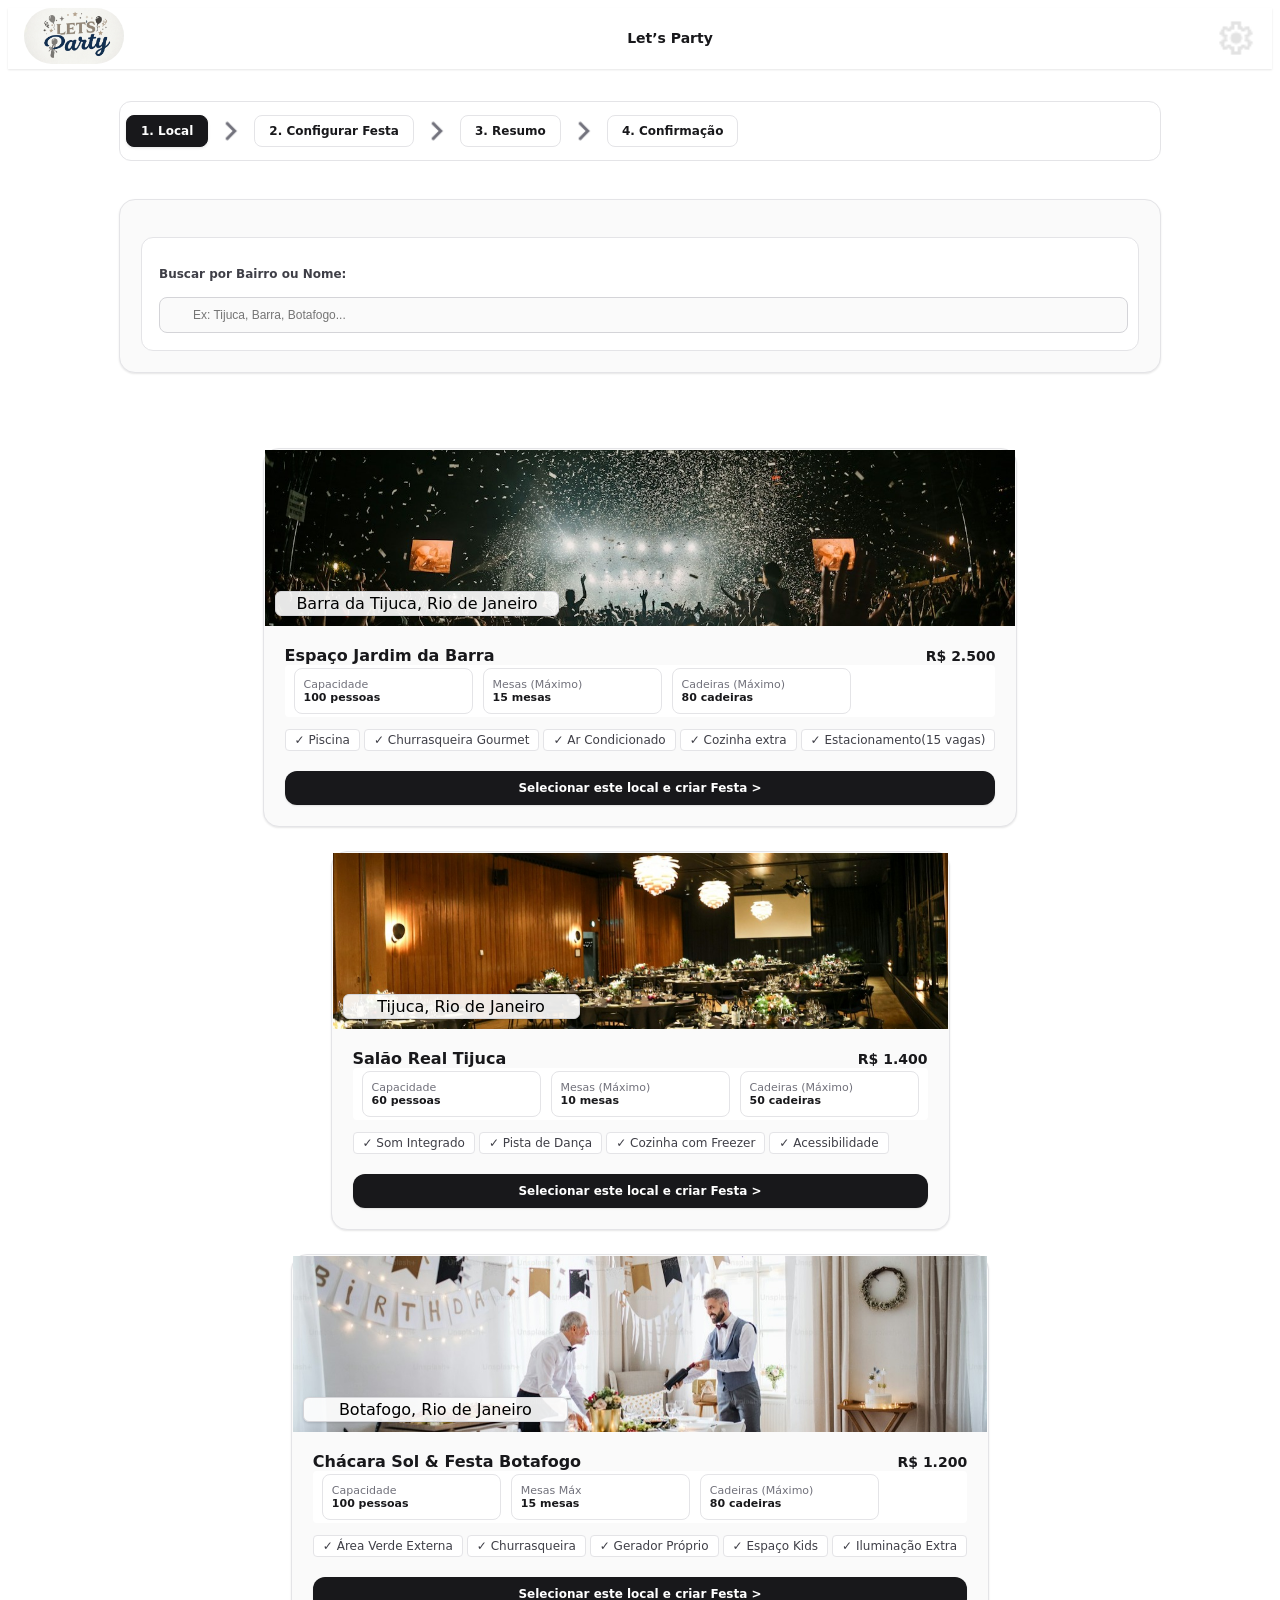
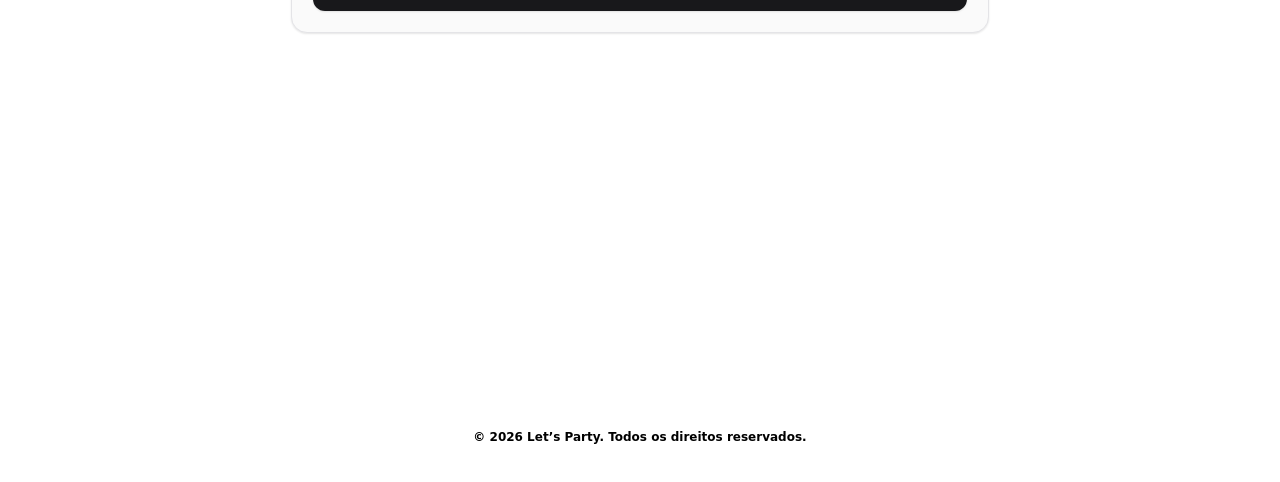
<file: index.html>
<!DOCTYPE html>
<html lang="en">
<head>
	<meta charset="UTF-8">
	<meta name="viewport" content="width=device-width, initial-scale=1.0">
	<link rel="stylesheet" href="css/style.css">
	<title>Let's Party </title>
</head>
<body>
<!-- Cabeçalho -->
<header>
	<nav>
		<div class="organizar_navbar">
			<a href="index.html">
				<img src="img/logo.jpg" class="logo">
			</a>
			<span class="texto_preto_negrito" >Let’s Party</span>
			<img src="img/config.png" class="img_config">
		</div>
	</nav>
</header>


<!-- Conteúdo principal -->
<main id="main_principal">
	<div class="container_caminho">
		<div class="caminho_ativo">
			<span class="textos_brancos" >1. Local</span>
		</div>
		<img src="img/seta.png" class="seta_img">
		<div class="caminho_inativo">
			<span class="texto_caminho_inativo"> 2. Configurar Festa </span>
		</div>
		<img src="img/seta.png" class="seta_img">
		<div class="caminho_inativo">
			<span class="texto_caminho_inativo"> 3. Resumo </span>
		</div>
		<img src="img/seta.png" class="seta_img">
							<div class="caminho_inativo">
			<span class="texto_caminho_inativo"> 4. Confirmação </span>
		</div>
	</div>
	<br><br>
	<!-- Campo de pesquisa -->
		<div class="container_busca">
			<div class="box_busca">
					<h3 class="texto_cinza" >Buscar por Bairro ou Nome: </h3>
					<input type="text" id="pesquisa" placeholder="Ex: Tijuca, Barra, Botafogo..." class="input" >
			</div>
		</div>
				
		<div class="container_eventos">
			<!-- Quando não tiver nenhum resultado da pesquisa -->
			<div id="aviso">
				<h1>Nenhum evento encontrado</h1>
			</div>

		<!-- Card 1 -->
		<div class="card local">
				<div class="img_evento">
					<div class="localidade">Barra da Tijuca, Rio de Janeiro</div>
				</div>
				<div class="card_conteudo">
					<div class="titulo_card">
						<span class="titulo"> Espaço Jardim da Barra </span>
						<span class="texto_preto_negrito"> R$ 2.500 </span>
					</div>
					<div class="estilo_dos_caracteristicas">
						<div class="card_caracteristicas">
							<span class="texto_caracteristicas"> Capacidade </span>													
							<span class="texto_qtd_caracteristicas" > 100 pessoas </span>
						</div>
						<div class="card_caracteristicas">
							<span class="texto_caracteristicas"> Mesas (Máximo) </span>
							<span class="texto_qtd_caracteristicas" > 15 mesas </span>
						</div>
						<div class="card_caracteristicas">
							<span class="texto_caracteristicas" > Cadeiras (Máximo) </span>
							<span class="texto_qtd_caracteristicas" > 80 cadeiras </span>
						</div>
					</div>
					<div class="container_servicos_extras">
						<div class="badge_serviços_inclusos">
							<span class="texto_cinza"> ✓ Piscina </span>
						</div>
						<div class="badge_serviços_inclusos">
							<span class="texto_cinza"> ✓ Churrasqueira Gourmet </span>
						</div>
						<div class="badge_serviços_inclusos">
							<span class="texto_cinza"> ✓ Ar Condicionado </span>
						</div>
						<div class="badge_serviços_inclusos">
							<span class="texto_cinza"> ✓ Cozinha extra </span>
						</div>
						<div class="badge_serviços_inclusos">
							<span class="texto_cinza"> ✓ Estacionamento(15 vagas)</span>
						</div>
					</div>
				</div>
			
			<a href="Evento.html" class="selecionar_evento" >
				<span class="textos_brancos"> <strong> Selecionar este local e criar Festa > </strong> </span>
			</a>
		</div>
		
		<!-- Card 2 -->
		<div class="card local">
				<!-- <img src="img/evento2.jpeg" class="img_evento"> -->
				<div class="img_evento" style="background-image: url(img/evento2.jpeg) !important;">
					<div class="localidade">Tijuca, Rio de Janeiro</div>
				</div>
				<div class="card_conteudo ">
					<div class="titulo_card">
						<span class="titulo" >Salão Real Tijuca </span>
						<span class="texto_preto_negrito"> R$ 1.400 </span>
					</div>
					<div class="estilo_dos_caracteristicas">
						<div class="card_caracteristicas">
								<span class="texto_caracteristicas"> Capacidade </span>
								<span class="texto_qtd_caracteristicas"> 60 pessoas </span>
						</div>
						<div class="card_caracteristicas">
								<span class="texto_caracteristicas"> Mesas (Máximo) </span>
								<span class="texto_qtd_caracteristicas"> 10 mesas </span>
						</div>
						<div class="card_caracteristicas">
							<span class="texto_caracteristicas"> 	Cadeiras (Máximo) </span>
							<span class="texto_qtd_caracteristicas"> 50 cadeiras </span>
						</div>
					</div>
					<div class="container_servicos_extras">
						<div class="badge_serviços_inclusos">
							<span class="texto_cinza"> ✓ Som Integrado </span>
						</div>
						<div class="badge_serviços_inclusos">
							<span class="texto_cinza"> ✓ Pista de Dança </span>
						</div>
						<div class="badge_serviços_inclusos">
							<span class="texto_cinza"> ✓ Cozinha com Freezer </span>
						</div>
						<div class="badge_serviços_inclusos">
							<span class="texto_cinza"> ✓ Acessibilidade </span>
						</div>
					</div>
				</div>
			<a href="#" class="selecionar_evento">
				<span class="textos_brancos"> Selecionar este local e criar Festa > </span>
			</a>
		</div>

		<!-- Card 3 -->
		<div class="card local">
				<!-- <img src="img/evento3.jpeg" class="img_evento"> -->
				<div class="img_evento" style="background-image: url(img/evento3.jpeg) !important;">
					<div class="localidade">Botafogo, Rio de Janeiro</div>
				</div>
				<div class="card_conteudo">
					<div class="titulo_card">
						<span class="titulo"> Chácara Sol &amp; Festa Botafogo </span>
						<span class="texto_preto_negrito"> R$ 1.200 </span>
					</div>
					<div class="estilo_dos_caracteristicas">
						<div class="card_caracteristicas">
							<span class="texto_caracteristicas"> Capacidade </span>
								<span class="texto_qtd_caracteristicas"> 100 pessoas </span>
						</div>
						<div class="card_caracteristicas">
							<span class="texto_caracteristicas"> Mesas Máx </span>
							<span class="texto_qtd_caracteristicas"> 15 mesas </span>
						</div>
						<div class="card_caracteristicas">
							<span class="texto_caracteristicas"> Cadeiras (Máximo) </span>
							<span class="texto_qtd_caracteristicas"> 80 cadeiras </span>
						</div>
					</div>
					<div class="container_servicos_extras">
						<div class="badge_serviços_inclusos">
							<span class="texto_cinza"> ✓ Área Verde Externa</span>
						</div>
						<div class="badge_serviços_inclusos">
							<span class="texto_cinza"> ✓ Churrasqueira </span>
						</div>
						<div class="badge_serviços_inclusos">
							<span class="texto_cinza"> ✓ Gerador Próprio </span>
						</div>
						<div class="badge_serviços_inclusos">
							<span class="texto_cinza"> ✓ Espaço Kids </span>
						</div>
						<div class="badge_serviços_inclusos">
							<span class="texto_cinza"> ✓ Iluminação Extra </span>
						</div>
					</div>
				</div>
			<a href="#" class="selecionar_evento">
				<span class="textos_brancos">Selecionar este local e criar Festa > </span>
			</a>
		</div>
	</div>
</main>

<!-- Rodapé -->
<footer>
	<span class="text-footer"> © 2026 Let’s Party. Todos os direitos reservados. </span>
</footer>

	<script src="style.js"></script>
</body>
</html>
</file>
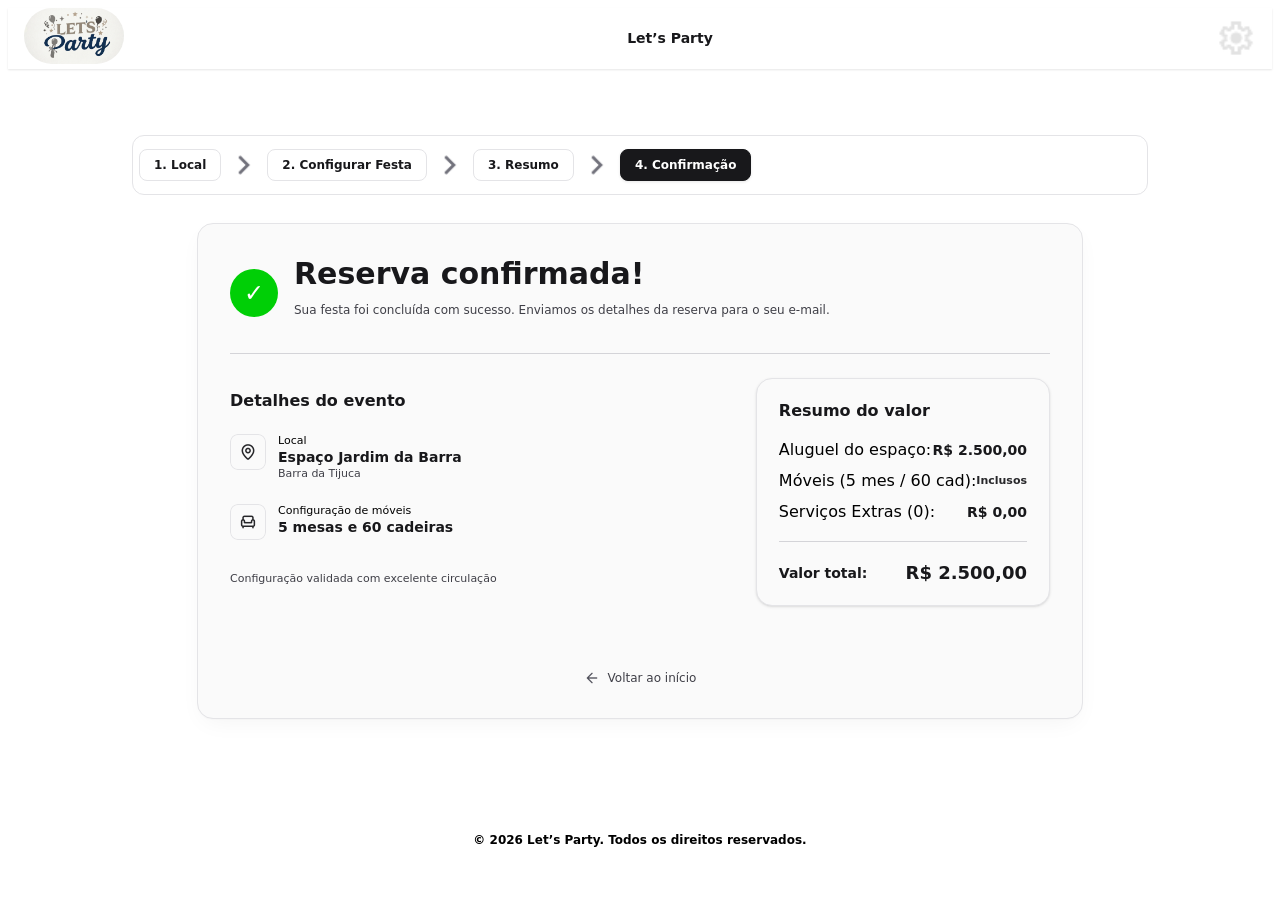
<file: Confirmacao.html>
<!DOCTYPE html>
<html lang="pt-BR">
<head>
	<meta charset="UTF-8">
	<meta name="viewport" content="width=device-width, initial-scale=1.0">
	<title>Confirmação - Let's Party</title>
	<link rel="stylesheet" href="css/style.css">
</head>
<body>

<!-- Cabeçalho -->
<header>
	<nav>
		<div class="organizar_navbar">
			<a href="index.html">
				<img src="img/logo.jpg" class="logo" alt="Let's Party">
			</a>
			<span class="texto_preto_negrito">Let’s Party</span>
			<img src="img/config.png" class="img_config" alt="Configurações">
		</div>
	</nav>
</header>

<div style="display:flex; flex-direction:column ; padding: 34px 124px 24px 124px; gap:28px;">
	<!-- Barra de Progresso -->
	<div class="container_caminho">
		<div class="caminho_inativo">
			<span class="texto_caminho_inativo">1. Local</span>
		</div>
		<img src="img/seta.png" class="seta_img" alt="Seta">
		<div class="caminho_inativo">
			<span class="texto_caminho_inativo">2. Configurar Festa</span>
		</div>
		<img src="img/seta.png" class="seta_img" alt="Seta">
		<div class="caminho_inativo">
			<span class="texto_caminho_inativo">3. Resumo</span>
		</div>
		<img src="img/seta.png" class="seta_img" alt="Seta">
		<div class="caminho_ativo">
			<span class="textos_brancos">4. Confirmação</span>
		</div>
	</div>

<!-- Conteúdo principal -->
<main class="layout_centralizado">

	<!-- Card Confirmação -->
	<section class=" card_confirmacao">
		
		<!-- Cabeçalho Sucesso -->
		<div class="cabecalho_sucesso">
			<div class="icone_check_verde">✓</div>
			<div class="textos_cabecalho_sucesso">
				<h1 class="titulo_sucesso_confirmacao">Reserva confirmada!</h1>
				<p class="texto_cinza">Sua festa foi concluída com sucesso. Enviamos os detalhes da reserva para o seu e-mail.</p>
			</div>
		</div>

		<hr class="divisor_resumo" style="margin: 24px 0;">

		<!-- Detalhes  -->
		<div class="grid_detalhes_confirmacao">
			
			<!-- Coluna Esquerda: Informações  -->
			<div class="coluna_infos_evento">
				<h2 class="texto_preto_negrito" style="font-size: 16px; margin-bottom: 24px;">Detalhes do evento</h2>
				
				<div class="item_detalhe">
					<img src="img/localizacao.png" class="icone_detalhe" alt="Local">
					<div class="textos_item_detalhe">
						<span class="texto_cinza_escuro" style="font-size: 11px;">Local</span>
						<span class="texto_preto_negrito">Espaço Jardim da Barra</span>
						<span class="texto_cinza" style="font-size: 11px;">Barra da Tijuca</span>
					</div>
				</div>

				<div class="item_detalhe">
					<img src="img/movel.png" class="icone_detalhe" alt="Móveis">
					<div class="textos_item_detalhe">
						<span class="texto_cinza_escuro" style="font-size: 11px;">Configuração de móveis</span>
						<span class="texto_preto_negrito">5 mesas e 60 cadeiras</span>
					</div>
				</div>

				<p class="texto_cinza" style="font-size: 11px; margin-top: 8px;">Configuração validada com excelente circulação</p>
			</div>

			<!-- Coluna Direita: Resumo -->
			<div class="card card_resumo">
				<h3 class="titulo_resumo">Resumo do valor</h3>
				
				<div class="linhas_resumo">
					<div class="linha_resumo">
						<span class="texto_cinza_escuro">Aluguel do espaço:</span>
						<span class="texto_preto_negrito">R$ 2.500</span>
					</div>
					<div class="linha_resumo">
						<span class="texto_cinza_escuro">Móveis (5 mes / 60 cad):</span>
						<span class="badge_incluso">Inclusos</span>
					</div>
					<div class="linha_resumo">
						<span class="texto_cinza_escuro">Serviços Extras ( ):</span>
						<span class="texto_preto_negrito">R$ 0</span>
					</div>
				</div>

				<hr class="divisor_resumo">

				<div class="total_resumo">
					<span>Valor total:</span>
					<span class="valor_total">R$ 2500,00</span>
				</div>
			</div>

		</div>

		<!-- Ação Final -->
		<div class="acao_final_confirmacao">
			<a href="index.html" class="link_voltar">
				<img src="img/setinha.png" class="icone_pequeno" alt="Voltar">
				<span class="texto_cinza">Voltar ao início</span>
			</a>
		</div>

	</section>

</main>
</div>
<!-- Rodapé -->
<footer>
	<span class="text-footer"> © 2026 Let’s Party. Todos os direitos reservados. </span>
</footer>

<script src="style.js"></script>

</body>
</html>
</file>
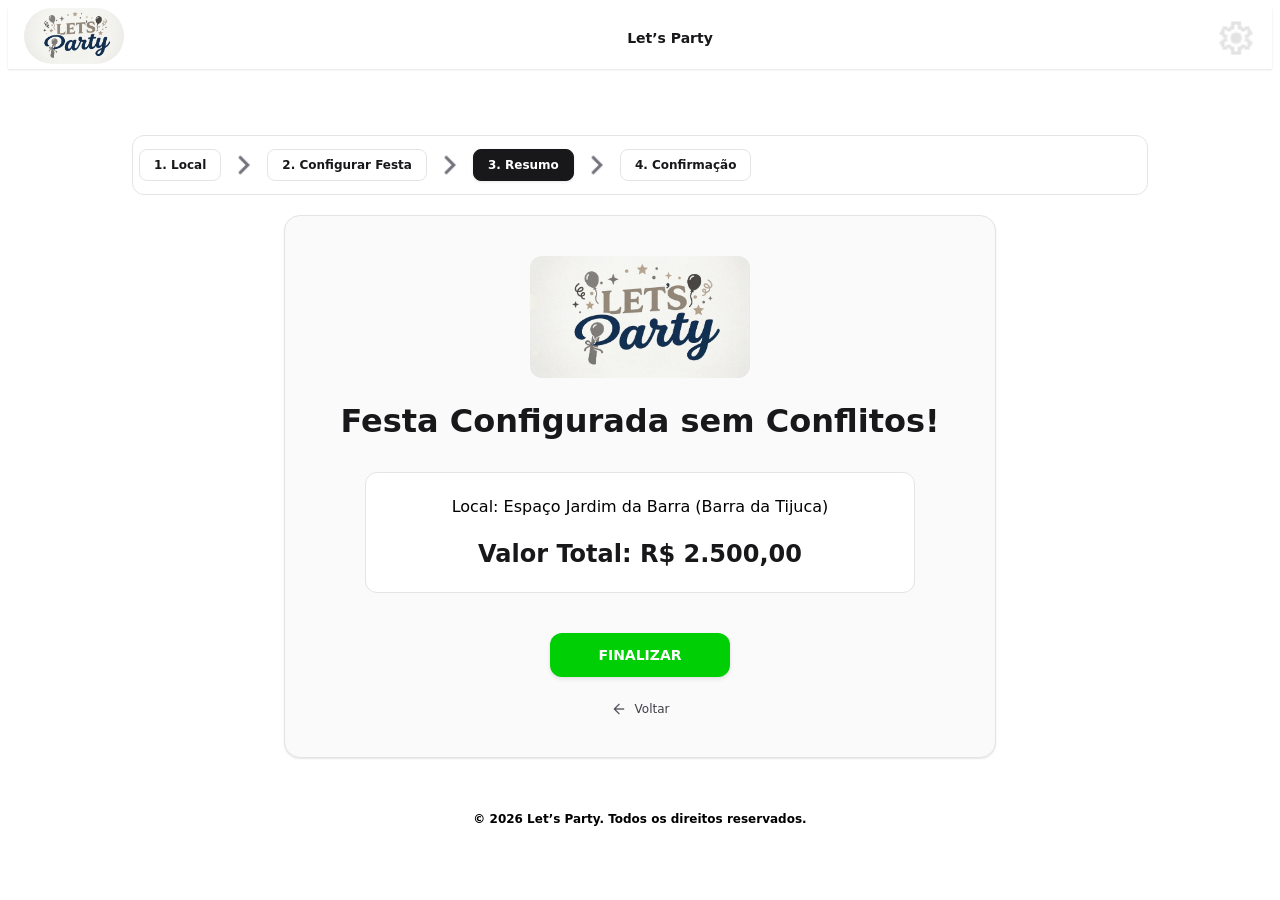
<file: Resumo.html>
<!DOCTYPE html>
<html lang="pt-BR">
<head>
	<meta charset="UTF-8">
	<meta name="viewport" content="width=device-width, initial-scale=1.0">
	<title>Resumo - Let's Party</title>
	<link rel="stylesheet" href="css/style.css">
</head>
<body>

<!-- Cabeçalho -->
<header>
	<nav>
		<div class="organizar_navbar">
			<a href="index.html">
				<img src="img/logo.jpg" class="logo" alt="Let's Party">
			</a>
			<span class="texto_preto_negrito">Let’s Party</span>
			<img src="img/config.png" class="img_config" alt="Configurações">
		</div>
	</nav>
</header>


<div style="padding: 34px 124px 24px 124px; gap:32px;">
	<!-- Barra de Progresso -->
	<div class="container_caminho">
		<div class="caminho_inativo">
			<span class="texto_caminho_inativo">1. Local</span>
		</div>
		<img src="img/seta.png" class="seta_img" alt="Seta">
		<div class="caminho_inativo">
			<span class="texto_caminho_inativo">2. Configurar Festa</span>
		</div>
		<img src="img/seta.png" class="seta_img" alt="Seta">
		<div class="caminho_ativo">
			<span class="textos_brancos">3. Resumo</span>
		</div>
		<img src="img/seta.png" class="seta_img" alt="Seta">
		<div class="caminho_inativo">
			<span class="texto_caminho_inativo">4. Confirmação</span>
		</div>
	</div>

	<!-- Conteúdo principal -->
	<main class="layout_centralizado">

	<!-- Resumo -->
	<section class="card card_resumo_final">
		<img src="img/logo.jpg" class="img_festa_resumo" alt="Imagem da Festa">
		
		<h1 class="titulo_sucesso">Festa Configurada sem Conflitos!</h1>
		
		<div class="caixa_informacoes_finais">
			<span class="texto_cinza_escuro texto_medio">Local: Espaço Jardim da Barra (Barra da Tijuca)</span>
			<div class="linha_valor_total">
				<span class="texto_preto_negrito texto_grande">Valor Total: R$ 2500,00</span>
			</div>
		</div>

		<a href="Confirmacao.html" class="btn_finalizar">
			FINALIZAR
		</a>

		<a href="Evento.html" class="link_voltar" style="text-decoration: none;">
			<img src="img/setinha.png" width="16px" height="16px"   alt="Voltar">
			<span class="texto_cinza">Voltar</span>
		</a>
	</section>

</main>
</div>
<!-- Rodapé -->
<footer>
	<span class="text-footer"> © 2026 Let’s Party. Todos os direitos reservados. </span>
</footer>

	<script src="style.js"></script>

</body>
</html>
</file>
<file: css/style.css>
/*OBS: Há partes com personalizações meio diferentes porque usei em algumas partes o "Dev Mode" do Figma para pegar o CSS. */
/*OBS: Há divs e em outras tags do código CSS direto na linha da tag, foi usado por ser um detalhe muito pequeno a se modificar.  */

/* BODY E MAIN */
body {
	font-family: system-ui;
}
#main_principal{
	align-self: stretch;
	align-items: flex-start;
	margin-bottom: 201px;
	margin-left: 111px;
	margin-right: 111px; 
	position: relative;
}

/* HEADER */
.organizar_navbar {
	display: flex;
	justify-content: space-between; /* Espaçamento dos itens*/
	align-items: center;
	padding: 0px 16px 1px 16px;
	margin-bottom: 32px;
	box-shadow: 0px 1px 2px #0000001A;
}
.logo {
	border-radius: 70px;
	width: 100px;
	height: 56px;
}
.img_config {
	width: 40px;
	height: auto;
	color: #000000;
}

/* CAMINHO */

.container_caminho {
	display: flex;
	align-items: center;
	border-radius: 12px;
	border: 1px solid #E4E4E7;
	padding: 13px 6px;
	gap: 8px;
}

/* Na home page, é o card "Local" */
.caminho_ativo {
	display: flex;
	flex-direction: column;
	align-items: flex-start;
	background: #18181B;
	border-radius: 8px;
	border: 1px solid #18181B;
	padding: 8px 14px;
	box-shadow: 0px 1px 3px #0000001A;
	text-align: left;
}

/* Na home page, são os cards "configurar festa", "resumo", "confirmação" */
.caminho_inativo {
	flex-shrink: 0;
	display: flex;
	flex-direction: column;
	align-items: flex-start;
	background: #FFFFFF;
	border-radius: 8px;
	border: 1px solid #E4E4E7;
	padding: 8px 14px;
	text-align: left;
}
.seta_img{
	width: 30px;
}

.selecionar_evento {
	text-decoration: none;
	display: flex;
	justify-content: center;
	align-items: center;
	background: #18181B;
	border-radius: 12px;
	border: none;
	padding-top: 10px;
	padding-bottom: 10px;
	margin-bottom: 20px;
	margin-left: 20px;
	margin-right: 20px;
	gap: 10px;
	box-shadow: 0px 1px 2px #0000001A;
	text-align: left;
}

/* BUSCA */
.container_busca {
	background: #FAFAFA;
	border-radius: 16px;
	border: 1px solid #E4E4E7;
	padding: 37px 21px 21px 21px;
	margin-bottom: 75px;
	box-shadow: 0px 1px 2px #0000001A;
}
.box_busca {
	display: flex;
	flex-direction: column;
	background: #FFFFFF;
	border-radius: 12px;
	border: 1px solid #E4E4E7;
	padding-top: 17px;
	padding-bottom: 17px;
	padding-left: 17px;
	gap: 4px;
}
.input {
	color: #18181B;
	font-size: 12px;
	background: #FAFAFA;
	border-radius: 8px;
	border: 1px solid #D4D4D8;
	padding: 10px 33px;
	margin: 0 10px 0 0;
}

/* CARDS DOS EVENTOS */

/* Aviso quando não há eventos */
#aviso{
	display: none;
	justify-content: center;
	background-color: whitesmoke;
	opacity: 30%;
	border: 1px solid black;
	border-radius: 10px;
	width: 100%;
	font-size: 14px;
}
.container_eventos {
	display: flex;
	flex-wrap: wrap;
	align-items: center;
	justify-content: center;
	margin-bottom: 367px;
	gap: 24px;
}
		
.card {
	display: flex;
	flex-direction: column;
	background: #FAFAFA;
	border-radius: 16px;
	border: 1px solid #E4E4E7;
	padding: 1px;
	box-shadow: 0px 1px 2px #0000001A;
}
.card_conteudo {
	align-self: stretch;
	padding: 20px;
}
		
.estilo_dos_caracteristicas {
	display: flex;
	flex-direction: row;
	align-items: flex-start;
	background: #FFFFFF;
	border-radius: 4px;
	padding: 3px 9px;
	gap:10px;
}
/* card_caracteriticas é o card de capacidade mesas e cadeiras*/
.card_caracteristicas {
	width: 179px;
	display: flex;
	flex-direction: column;
	box-sizing: border-box;
	background: #FFFFFF;
	border-radius: 8px;
	border: 1px solid #E4E4E7;
	padding: 9px;
}
.img_evento {
	width: 100%;
	height: 176px;
	background-image: url("../img/evento1.jpeg");
	background-size: cover;
	background-position: center;
	background-repeat: no-repeat;
	object-fit: fill;
}
.localidade{
	display: flex;
	position: relative;
	top: 80%;
	margin-left: 10px;
	width: 35%;
	justify-content: center;
	padding: 2px 10px;
	border-radius: 6px;
	border: 1px solid #D4D4D8;
	background: rgba(255, 255, 255, 0.90);
	box-shadow: 0 1px 3px 0 rgba(0, 0, 0, 0.10), 0 1px 2px -1px rgba(0, 0, 0, 0.10);
}


.titulo_card {
	display: flex;
	justify-content: space-between;
	align-items: center;
}
.container_servicos_extras {
	align-self: stretch;
	display: flex;
	align-items: flex-start;
	padding-top: 12px;
	gap: 4px;
}
/* Texto da navbar e dos preços */
.texto_preto_negrito {
	color: #18181B;
	font-size: 14px;
	font-weight: bold;
}

/* Textos da parte do "caminho" e de "selecionar evento" */
.textos_brancos {
	color: #FFFFFF;
	font-size: 12px;
	font-weight: bold;
}
.texto_caminho_inativo {
	color: #18181B;
	font-size: 12px;
	font-weight: bold;
}
.texto_cinza {
	color: #3F3F47;
	font-size: 12px;
}
.titulo {
	color: #18181B;
	font-size: 16px;
	font-weight: bold;
}
.texto_caracteristicas {
	color: #71717B;
	font-size: 11px;
}
.texto_qtd_caracteristicas {
	color: #18181B;
	font-size: 11px;
	font-weight: bold;
}

/* FOOTER */
footer{
	display: flex;
    justify-content: center;
	padding: 30px;
}
.text-footer {
	color: #000000;
	font-size: 12px;
	font-weight: bold;
}
		
		
.badge_serviços_inclusos {
	display: flex;
	flex-direction: column;
	align-items: flex-start;
	background: #FFFFFF;
	border-radius: 4px;
	border: 1px solid #E4E4E7;
	padding: 3px 9px;
}

.layout_configuracao {
    display: flex;
    gap: 32px;
	padding-left: 50px;
    padding-right: 50px;
	justify-content: space-between;
}
.configurar {
    display: flex;
    flex-direction: column;
	padding: 20px;
	border-radius: 16px;
	border: 1px solid #E4E4E7;
	background: #FAFAFA;
	box-shadow: 0 1px 3px 0 rgba(0, 0, 0, 0.10), 0 1px 2px -1px rgba(0, 0, 0, 0.10);
}
.coluna_lateral {
    width: 380px;
   	position: sticky;  /* Faz o resumo acompanhar a tela por precaução */
    top: 24px; 
}

/* COLUNA DE CONFIGURAR */
.titulo_config { 
	color: #000000;
	font-size: 24px;
	font-weight: bold; 
	margin: 32px 0 16px 0;  
}
#configurar_evento{
	display: flex;
	padding: 20px;
	flex-direction: column;
	align-items: flex-start;
}
.aviso_local {
    display: flex;
    justify-content: space-between;
    align-items: center;
    padding: 16px;
}
.link_trocar_local {
    display: flex;
    align-items: center;
    gap: 8px;
    text-decoration: none;
}
.icone_pequeno {
	width: 16px;
	height: 16px; 
}

/*Contadores */
.grupo_input {
	display: flex;
	flex-direction: column;
	gap: 8px; 
	padding: 16px;
}
.rotulo_input {
	font-size: 12px;
	font-weight: bold;
	color: #18181B; 
}
.input_texto_padrao {
    background: #FAFAFA;
    border: 1px solid #D4D4D8;
    border-radius: 8px;
    padding: 10px 14px;
    font-size: 14px;
    font-weight: bold;
    color: #18181B;
}

.grid_contadores {
	display: grid;
	grid-template-columns: 1fr 1fr; /* Divide a parte de mesas e cadeiras em 2*/
	gap: 16px; 
	margin-top: 16px; 
}
.card_contador { 
	display: flex;
	flex-direction: column;
	gap: 12px; 
	padding: 16px;
	border-radius: 12px;
	border: 1.111px solid #E4E4E7;
	background: #FFF;
}
.cabecalho_contador { 
	display: flex; 
	justify-content: space-between; 
	align-items: center; 
}
.controles_contador { 
	display: flex; 
	gap: 8px; 
	align-items: center; 
}

.btn_contador_inativo, .btn_contador_ativo {
    flex: 1;
    padding: 8px 0;
    border-radius: 8px;
    border: 1px solid #D4D4D8;
    font-weight: bold;
    cursor: pointer;
}
.btn_contador_inativo { 
	background: #F4F4F5; 
	color: #18181B; 
}
.btn_contador_ativo { 
	background: #18181B; 
	color: #FFFFFF; 
	border-color: #18181B; 
}
.valor_contador { 
	flex: 1; 
	text-align: center; 
	font-size: 16px; 
	font-weight: bold; 
}

/* Mensagem de Sucesso */
.mensagem_sucesso {
    display: flex;
    align-items: center;
    gap: 12px;
    background: #F4F4F5;
    border: 1px solid #D4D4D8;
    border-radius: 12px;
    padding: 12px 16px;
    margin-top: 24px;
    font-size: 12px;
    color: #27272A;
}
.icone_sucesso { 
	width: 16px; 
	height: 16px;
}

/* Grid de Serviços Opcionais */
.grid_servicos {
	display: grid; 
	grid-template-columns: 1fr 1fr;
	gap: 16px; 
	margin-bottom: 60px; 
}
.card_servico { 
	display: flex; 
	flex-direction: column;
	gap: 8px;
	padding: 10px; 
}
.cabecalho_servico { 
	display: flex; 
	justify-content: space-between; 
	align-items: flex-start; 
	}
.titulo_servico { 
	font-size: 12px; 
	font-weight: bold; 
	color: #27272A; 
	max-width: 70%; 
}
.preco_servico {
	font-size: 12px; 
	font-weight: bold; 
	color: #18181B; 
}
.descricao_servico {
	font-size: 11px; 
	color: #71717B; 
	margin: 0; 
}

/* CARD DO RESUMO */
.card_resumo { 
	background: #FAFAFA;
	display: flex;
	flex-direction: column;
	gap: 20px;
	padding: 22px; 
	border-radius: 16px;
	border: 1px solid #E4E4E7;
	background: #FAFAFA;
	box-shadow: 0 1px 3px 0 rgba(0, 0, 0, 0.10), 0 1px 2px -1px rgba(0, 0, 0, 0.10);
}
.titulo_resumo {
	font-size: 16px;
	font-weight: bold;
	color: #18181B;
	margin: 0; 
}
.linhas_resumo { 
	display: flex;
	flex-direction: column;
	gap: 12px; 
}
.linha_resumo {
	display: flex;
	justify-content: space-between;
	align-items: center; 
}
.badge_incluso {
	font-size: 11px;
	color: #27272A; 
	font-weight: bolder;
}
.divisor_resumo { 
	width: 100%; border: none; 
	border-top: 1px solid #D4D4D8;
	 margin: 0; 
}
.total_resumo { 
	display: flex;
	justify-content: space-between;
	align-items: center;
	font-size: 14px; 
	font-weight: bold;
	color: #18181B; 
}
.valor_total { 
	Font-size: 18px; 
}
.btn_avancar {
    background: #18181B;
    color: #FFFFFF;
    border: none;
    border-radius: 12px;
    padding: 14px;
    font-size: 12px;
    font-weight: bold;
    cursor: pointer;
    box-shadow: 0px 1px 2px #0000001A;
    width: 100%;
}

/* RESUMO.html */
.layout_centralizado {
    display: flex;
    flex-direction: column;
    align-items: center; /* Centraliza tudo no eixo horizontal */
}

.card_resumo_final {
    display: flex;
    flex-direction: column;
    align-items: center;
    text-align: center;
    width: 100%;
    max-width: 670px; /* Limita a largura do card para ficar igual ao seu design */
    padding: 40px 20px;
    margin-top: 20px;
    background: #FAFAFA;
}

.img_festa_resumo {
    width: 220px;
    height: 122px;
    border-radius: 12px; /* Deixei levemente arredondado, mais moderno que 69px */
    object-fit: cover;
    margin-bottom: 24px;
}

.titulo_sucesso {
    color: #18181B;
    font-size: 32px; /* Adaptado para boa leitura */
    font-weight: bold;
    margin: 0 0 32px 0;
}

.caixa_informacoes_finais {
    display: flex;
    flex-direction: column;
    align-items: center;
    gap: 24px;
    background: #FFFFFF;
    border: 1px solid #E4E4E7;
    border-radius: 12px;
    padding: 24px;
    width: 100%;
    max-width: 500px;
    margin-bottom: 40px;
}

.texto_medio {
    font-size: 16px;
}

.texto_grande {
    font-size: 24px;
}

.btn_finalizar {
    background: #00CF06; 
    color: #FFFFFF;
    text-decoration: none;
    font-size: 14px;
    font-weight: bold;
    border-radius: 12px;
    padding: 14px 48px;
    box-shadow: 0px 2px 4px #0000001A;
    margin-bottom: 24px;
    transition: background 0.2s ease;
}

.btn_finalizar:hover {
    background: #00b305;
}

.link_voltar {
    display: flex;
    align-items: center;
    gap: 8px;
    text-decoration: none;
    cursor: pointer;
}

/* FINALIZAR.html */
.card_confirmacao {
    width: 100%;
    max-width: 820px;
    padding: 32px;
    background: #FAFAFA;
    margin-bottom: 60px;
	border-radius: 16px;
	border: 1px solid #E4E4E7;
	background: #FAFAFA;
	box-shadow: 0 8px 24px -6px rgba(0, 0, 0, 0.05), 0 1px 2px -1px rgba(0, 0, 0, 0.06);
}

.cabecalho_sucesso {
    display: flex;
    align-items: center;
    gap: 16px;
}

.icone_check_verde {
    background-color: #00CF06;
    color: #FFFFFF;
    font-size: 24px;
    font-weight: bold;
    width: 48px;
    height: 48px;
    display: flex;
    justify-content: center;
    align-items: center;
    border-radius: 50%;
    flex-shrink: 0;
}

.titulo_sucesso_confirmacao {
    font-size: 30px;
    font-weight: bold;
    color: #18181B;
    margin: 0 0 4px 0;
}

.grid_detalhes_confirmacao {
    display: flex;
    gap: 40px;
    align-items: flex-start;
    margin-bottom: 40px;
}

.coluna_infos_evento {
    flex: 1;
    display: flex;
    flex-direction: column;
}

.item_detalhe {
    display: flex;
    align-items: flex-start;
    gap: 12px;
    margin-bottom: 24px;
}

.icone_detalhe {
    width: 36px;
    height: 36px;
    border-radius: 8px;
    object-fit: cover;
}

.textos_item_detalhe {
    display: flex;
    flex-direction: column;
    gap: 2px;
}

.acao_final_confirmacao {
    display: flex;
    justify-content: center;
    padding-top: 24px;
}
</file>
